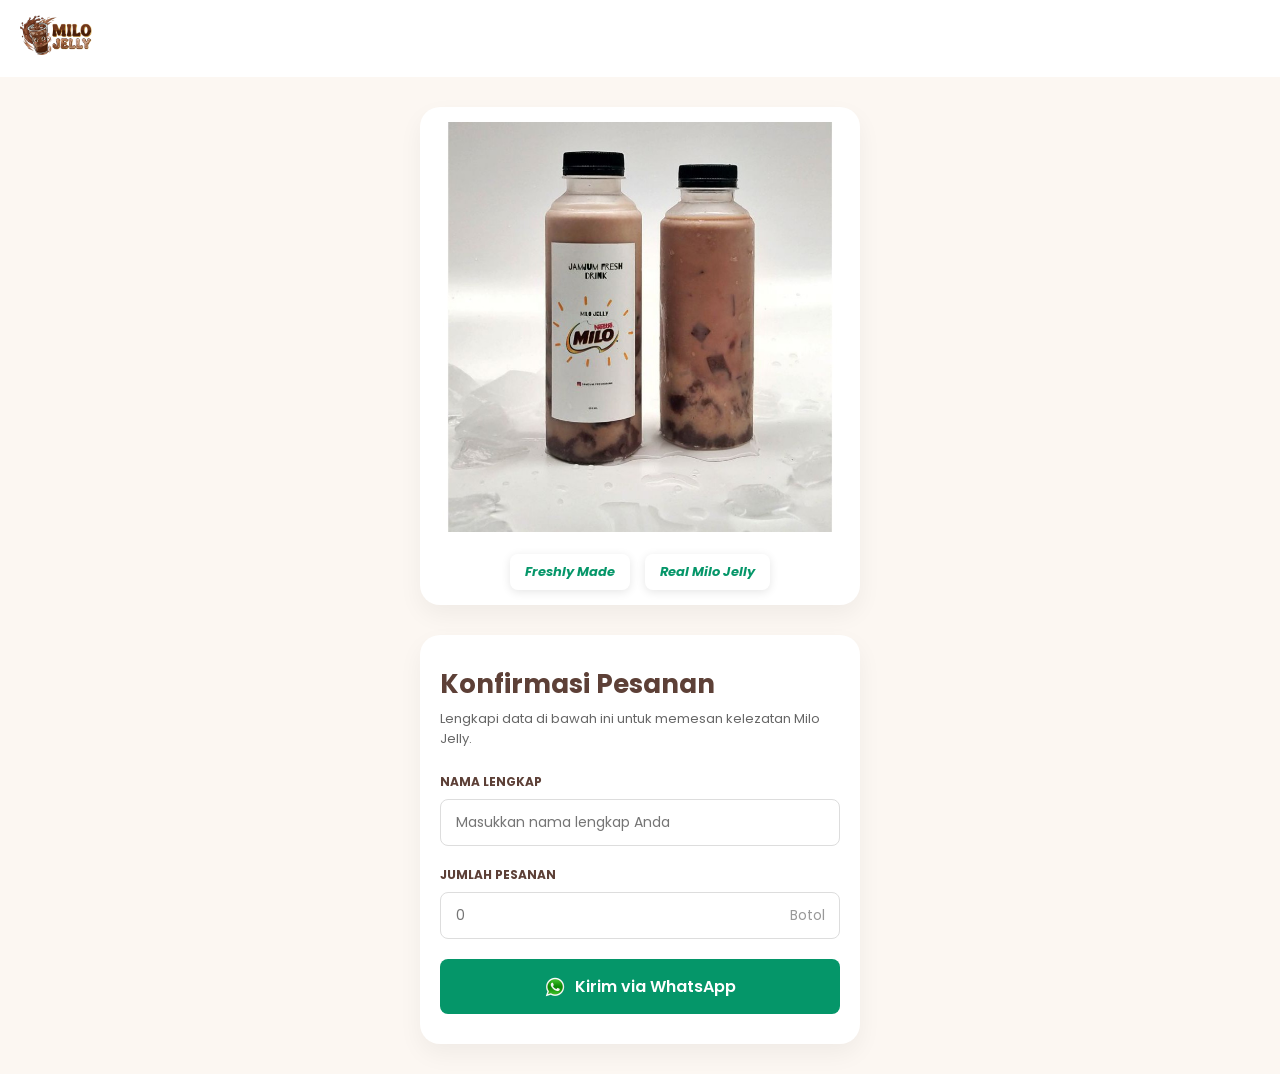
<file: Order/order.html>
<!DOCTYPE html>
<html lang="id">
<head>
    <meta charset="UTF-8">
    <meta name="viewport" content="width=device-width, initial-scale=1.0">
    <title>Milo Jelly | Order</title>
    <link rel="stylesheet" href="order.css">
    <link href="https://fonts.googleapis.com/css2?family=Poppins:wght@400;600;700&display=swap" rel="stylesheet">
</head>
<body>
    <div class="navbar">
        <div class="navbar-left">
            <a href="#"><img src="logo2.png" alt="Logo Milo Jelly"></a>
        </div>
    </div>

    <div class="container">
        <div class="container-left">
            <img src="milojellybotol.jpg.png" alt="Produk Milo Jelly">
            <div class="badges">
                <span class="badge">Freshly Made</span>
                <span class="badge">Real Milo Jelly</span>
            </div>
        </div>

        <div class="container-right">
            <h2 id="header1">Konfirmasi Pesanan</h2>
            <p class="subtitle">Lengkapi data di bawah ini untuk memesan kelezatan Milo Jelly.</p>
            
            <form id="orderForm">
                <div class="form-group">
                    <label for="nama_pengguna">NAMA LENGKAP</label>
                    <input type="text" id="nama_pengguna" name="nama" placeholder="Masukkan nama lengkap Anda">
                </div>
                
                <div class="form-group">
                    <label for="jumlah">JUMLAH PESANAN</label>
                    <div class="input-wrapper">
                        <input type="number" id="jumlah" name="jumlah" placeholder="0">
                        <span class="suffix">Botol</span>
                    </div>
                </div>
                
                <a href="#" class="btn-wa">
                    <img src="logowa3.png" alt="Logo WA">
                    <span>Kirim via WhatsApp</span>
                </a>
            </form>
        </div>
    </div>
</body>
</html>
</file>
<file: Order/order.css>
* {
    margin: 0;
    padding: 0;
    box-sizing: border-box;
    font-family: 'Poppins', sans-serif; /* Font modern sesuai desain */
}

body {
    background-color: #fcf7f2; /* Warna background krem lembut */
    color: #333;
}

/* Navbar dibuat putih sesuai gambar desain */
.navbar {
    background-color: #ffffff; 
    padding: 15px 20px;
}

.navbar-left img {
    height: 40px; /* Gunakan height untuk logo di navbar */
}

/* Layout Utama - Dibuat khusus Mobile (Vertikal) */
.container {
    display: flex;
    flex-direction: column; 
    align-items: center;
    gap: 30px; /* Jarak antara gambar dan form */
    padding: 30px 20px;
    max-width: 480px; /* Membatasi lebar agar tetap seperti tampilan HP di layar besar */
    margin: 0 auto;
}

/* Kotak Gambar Kiri */
.container-left {
    background-color: white;
    padding: 15px;
    border-radius: 20px;
    box-shadow: 0 10px 25px rgba(0,0,0,0.05); /* Tambahan bayangan halus */
    width: 100%;
    text-align: center;
}

.container-left img {
    width: 100%;
    border-radius: 10px;
}

/* Label Kecil di bawah gambar */
.badges {
    display: flex;
    justify-content: center;
    gap: 15px;
    margin-top: 15px;
}

.badge {
    color: #059669;
    font-weight: 700;
    font-style: italic;
    font-size: 13px;
    box-shadow: 0 2px 10px rgba(0,0,0,0.1);
    padding: 8px 15px;
    border-radius: 8px;
}

/* Kotak Form Kanan */
.container-right {
    background-color: white;
    border-radius: 20px;
    padding: 30px 20px;
    box-shadow: 0 10px 25px rgba(0,0,0,0.05);
    width: 100%;
}

#header1 {
    font-size: 26px; /* Diperkecil agar pas di HP */
    color: #5d4037; /* Warna coklat gelap */
    margin-bottom: 5px;
}

.subtitle {
    font-size: 13px;
    color: #666;
    margin-bottom: 25px;
    line-height: 1.5;
}

/* Styling Input & Label */
.form-group {
    margin-bottom: 20px;
}

.form-group label {
    display: block;
    font-size: 12px;
    font-weight: 700;
    margin-bottom: 8px;
    color: #5d4037;
}

.form-group input {
    width: 100%; /* Agar full menyesuaikan layar HP */
    padding: 12px 15px;
    border: 1px solid #ddd;
    border-radius: 8px;
    font-size: 14px;
    outline: none;
}

/* Trik untuk memunculkan teks "Botol" di dalam kolom input */
.input-wrapper {
    position: relative;
    display: flex;
    align-items: center;
}

.suffix {
    position: absolute;
    right: 15px;
    color: #999;
    font-size: 14px;
}

/* Styling Tombol WhatsApp */
.btn-wa {
    display: flex;
    justify-content: center;
    align-items: center;
    gap: 10px;
    background-color: #059669; /* Warna hijau WA */
    color: white;
    padding: 15px;
    border-radius: 8px;
    text-decoration: none;
    font-weight: 600;
    width: 100%;
    margin-top: 10px;
    transition: 0.3s;
}

.btn-wa img {
    width: 20px;
}

.btn-wa:hover {
    background-color: #047857;
}
</file>
